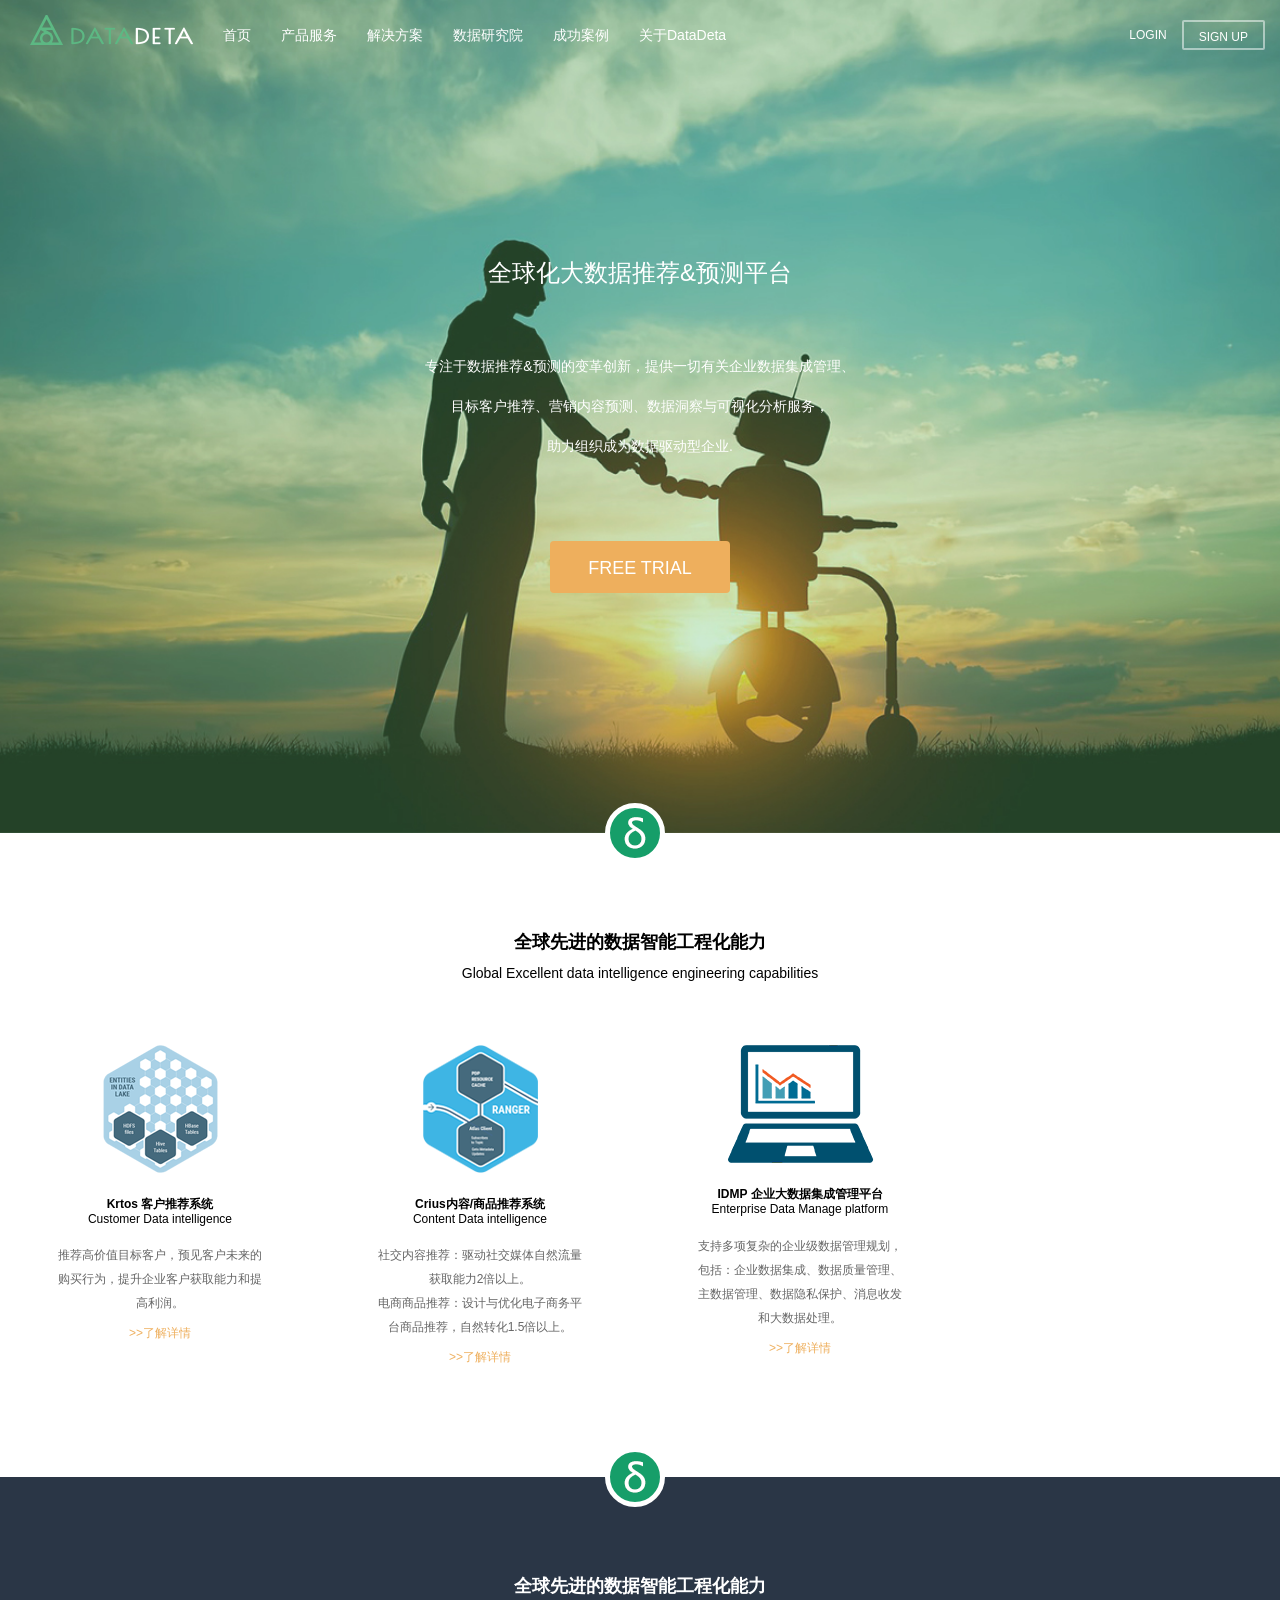
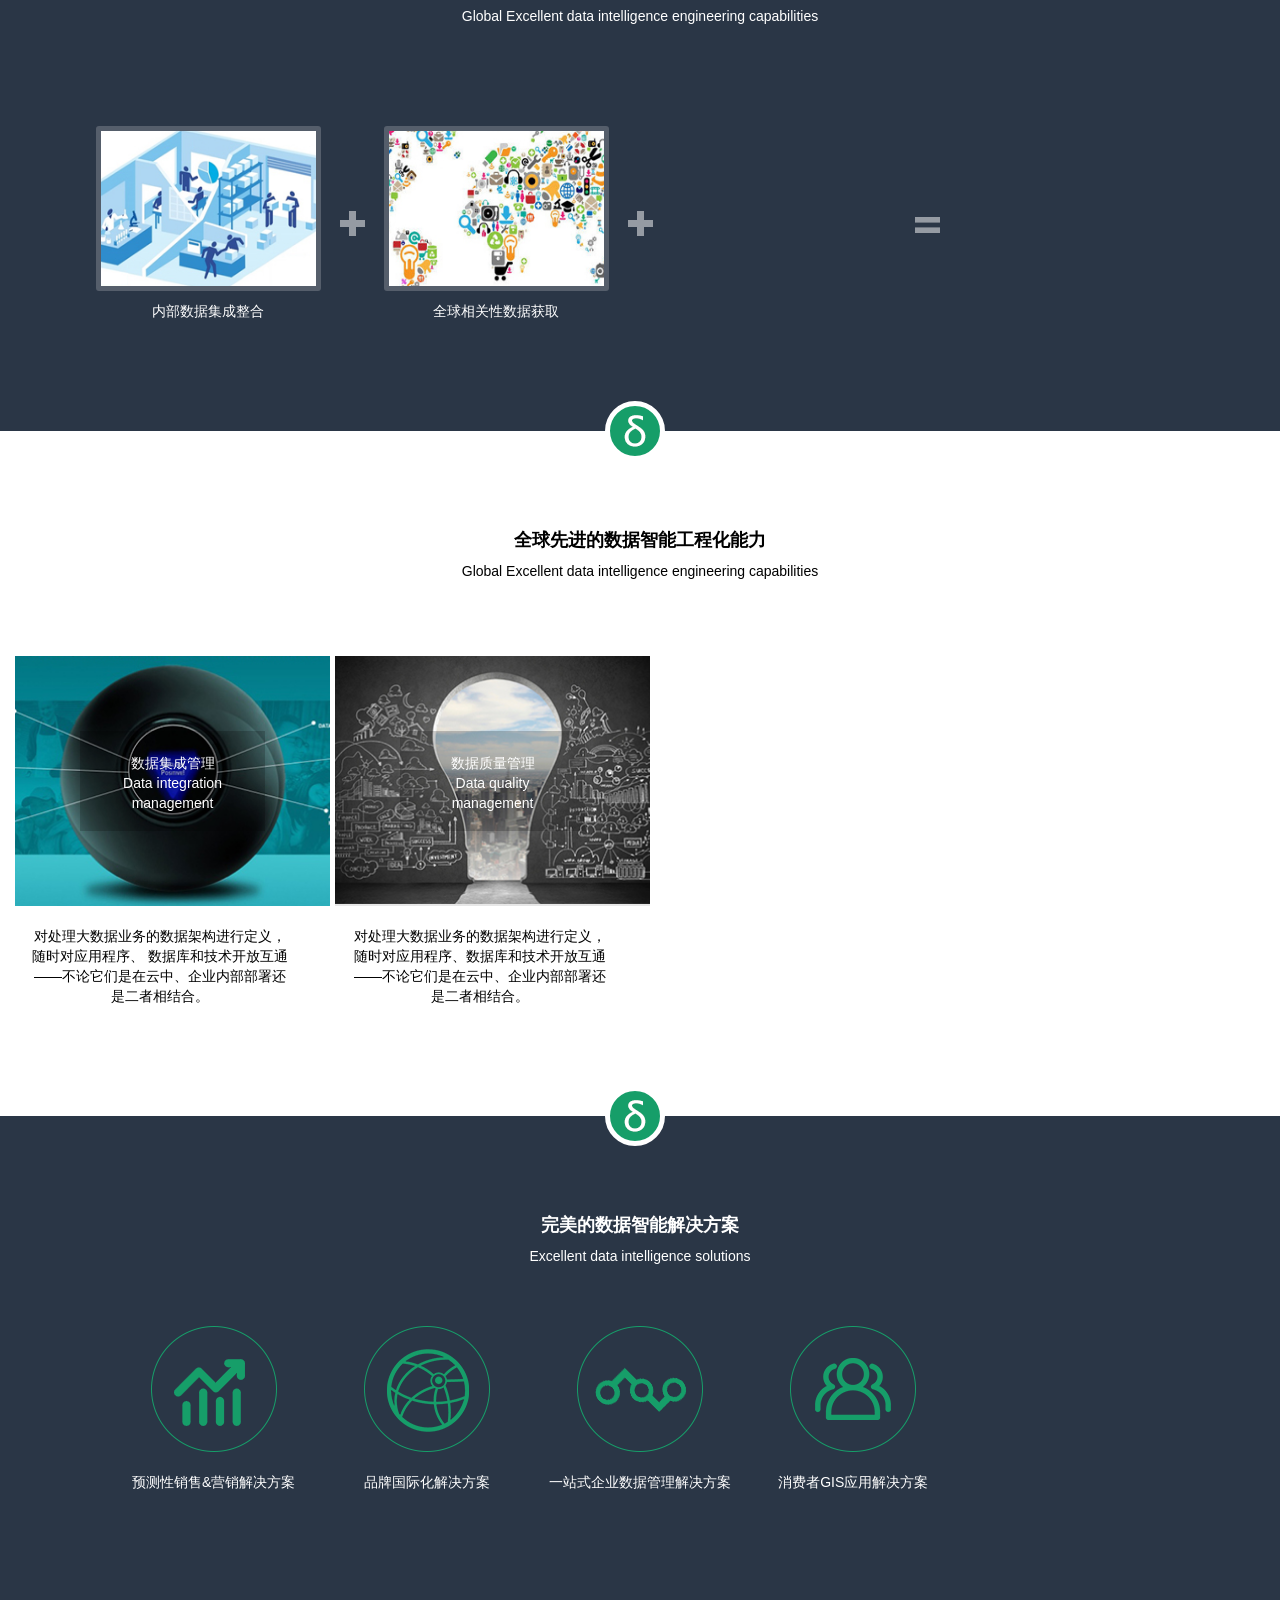
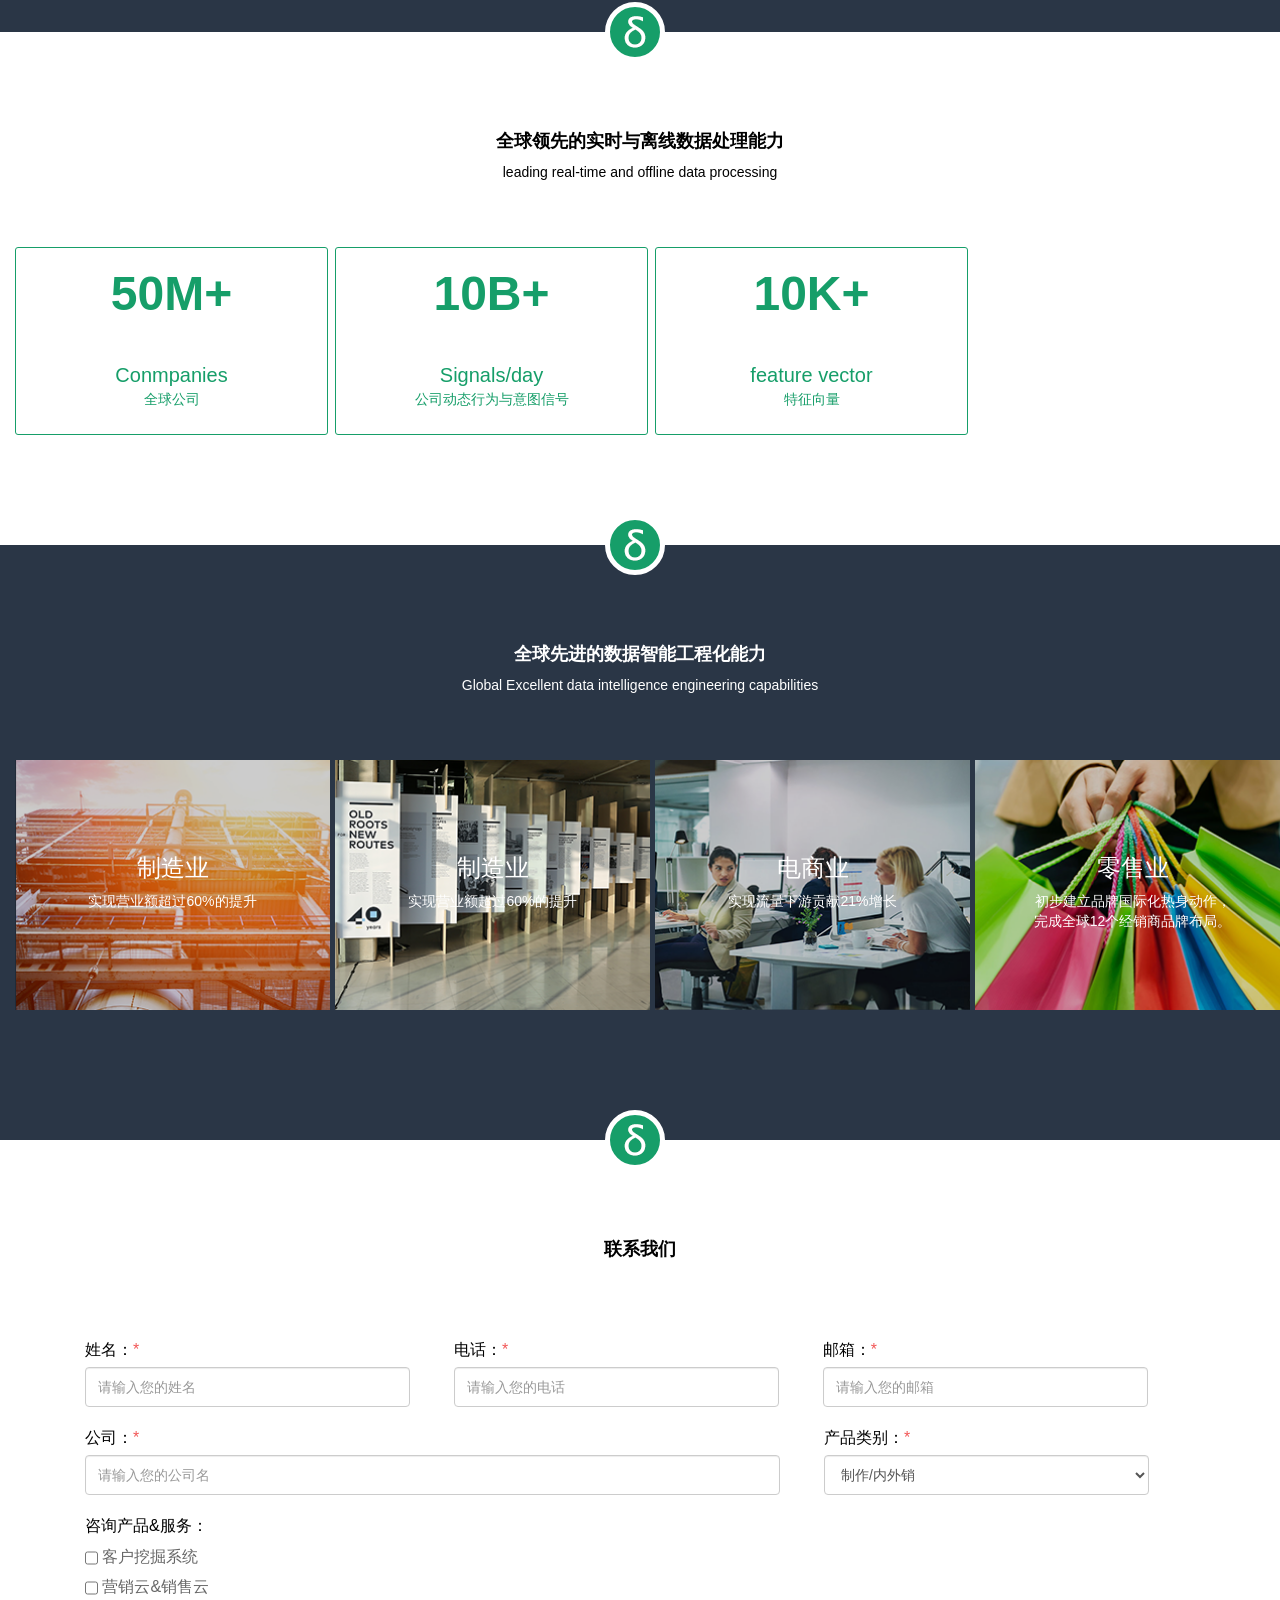
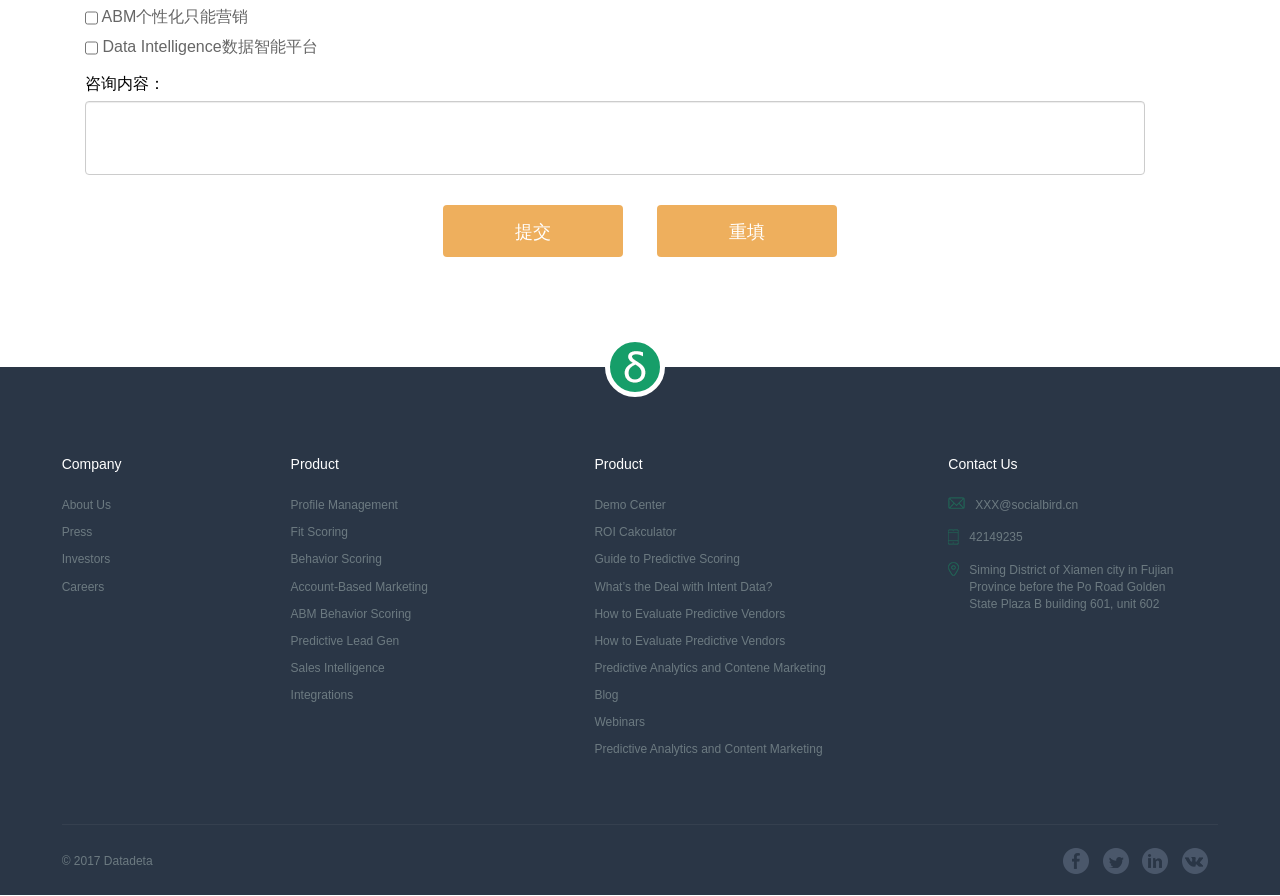
<file: 官网/datadeta/index.html>
<!DOCTYPE html>
<html lang="en">
<head>
    <meta charset="UTF-8">
    <title>datadeta</title>
    <meta name="keywords" content="">
    <meta name="Description" content="">
    <meta http-equiv="X-UA-Compatible" content="IE=edge">
    <meta http-equiv="Content-Type" content="text/html; charset=UTF-8">
    <!--<link rel="icon" href="favicon.ico">-->
    <meta name="viewport" content="width=device-width, initial-scale=1, user-scalable=no" />
    <meta name="MSSmartTagsPreventParsing" content="True">
    <meta http-equiv="MSThemeCompatible" content="Yes">
    <link rel="stylesheet" type="text/css" href="Public/libs/bootstrap/css/bootstrap.min.css"/>
    <link rel="stylesheet" type="text/css" href="Public/css/animate.css"/>
    <link rel="stylesheet" type="text/css" href="Public/css/common.css"/>
    <link rel="stylesheet" type="text/css" href="Public/css/index.css"/>
</head>
<body>
<nav class="navbar navbar-default" role="navigation">
    <div class="container-fluid">
        <div class="navbar-header">
            <button type="button" class="navbar-toggle collapsed" data-toggle="collapse" data-target="#bs-example-navbar-collapse-1">
                <span class="sr-only">Toggle navigation</span>
                <span class="icon-bar"></span>
                <span class="icon-bar"></span>
                <span class="icon-bar"></span>
            </button>
        </div>
        <div class="collapse navbar-collapse" >
            <a class="navbar-brand" href="#"><img src="Public/images/site/logo.png" alt=""></a>
            <ul class="nav navbar-nav">
                <li class="active"><a href="#">首页</a></li>
                <li class="nav-pro-top">
                    <a href="#">产品服务</a>
                        <ul class="nav-pro">
                            <li>
                                <ul class="pro-customer">
                                    <a href=""><li class="first-l">
                                        <h4>Kratos客户推荐引擎</h4>
                                        <p>Customer Data intelligence</p>
                                    </li></a>
                                    <a href="product.html #data"><li>
                                        <h4>数据完善信号增强</h4>
                                        <p>Data Enhance</p>
                                    </li></a>
                                        <a href=""><li>
                                        <h4>匹配模型算法</h4>
                                        <p>Fit modeling</p>
                                    </li></a>
                                            <a href=""><li>
                                        <h4>行为模型算法</h4>
                                        <p>behavior modeling</p>
                                    </li></a>
                                    <a href=""><li>
                                        <h4>客户预测与推荐</h4>
                                        <p>Predictive lead gen</p>
                                    </li></a>
                                </ul>
                            </li>
                            <li>
                                <ul class="pro-customer">
                                    <a href=""><li class="first-l">
                                        <h4>Crius内容推荐引擎</h4>
                                        <p>Content Data intelligence</p>
                                    </li></a>
                                    <a href=""><li>
                                        <h4>数据监测与联接</h4>
                                        <p>Data Connect</p>
                                    </li></a>
                                    <a href=""><li>
                                        <h4>访问模式建模</h4>
                                        <p>Access pattern modeling</p>
                                    </li></a>
                                    <a href=""><li>
                                        <h4>消费贡献建模</h4>
                                        <p>Consume contribution modeling</p>
                                    </li></a>
                                    <a href=""><li>
                                        <h4>关联预测与推荐</h4>
                                        <p>prediction and recommendation</p>
                                    </li></a>
                                </ul>
                            </li>
                            <li>
                                <ul class="pro-customer">
                                    <a href=""><li class="first-l">
                                        <h4>IDMP 企业大数据集成管理平台</h4>
                                        <p>BigData integrate  & Manage</p>
                                    </li></a>
                                    <a href=""><li>
                                        <h4>大数据外部监测 </h4>
                                        <p>External big data acquisition</p>
                                    </li></a>
                                    <a href=""><li>
                                        <h4>数据集成与整合管理 </h4>
                                        <p>Data integration management</p>
                                    </li></a>
                                    <a href=""><li>
                                        <h4>数据分析与可视化</h4>
                                        <p> Data analysis and visualization</p>
                                    </li></a>
                                    <a href=""><li>
                                        <h4>决策因子预测引擎 </h4>
                                        <p>Decision factor prediction engine</p>
                                    </li></a>
                                </ul>
                            </li>
                            <li>
                                <ul class="pro-customer">
                                    <a href=""><li class="first-l">
                                        <h4>DIAP 大数据洞察与可视化分析引擎 </h4>
                                        <p>BigData insight & Visualization</p>
                                    </li></a>
                                    <a href=""><li>
                                        <h4>自然语言处理  </h4>
                                        <p>(NLP)</p>
                                    </li></a>
                                    <a href=""><li>
                                        <h4>数据探索</h4>
                                        <p>Data exploration</p>
                                    </li></a>
                                    <a href=""><li>
                                        <h4>变量归约&时间序列降维 </h4>
                                        <p> Variable reduction & time series dimension</p>
                                    </li></a>
                                    <a href=""><li>
                                        <h4>神经网络&随机森林  </h4>
                                        <p>Neural Networks & random forests</p>
                                    </li></a>
                                    <a href=""><li>
                                        <h4>高性能决策</h4>
                                        <p>decision making and prediction</p>
                                    </li></a>
                                </ul>
                            </li>
                        </ul>
                </li>
                <li><a href="#">解决方案</a></li>
                <li><a href="#">数据研究院</a></li>
                <li><a href="#">成功案例</a></li>
                <li><a href="#">关于DataDeta</a></li>
            </ul>
            <ul class="nav navbar-nav navbar-right">
                <li><a href="#">LOGIN</a></li>
                <li><a href="#" class="sign-up">SIGN UP</a></li>
            </ul>
        </div>
    </div>
</nav>
<div class="top-banner">
    <h3 >全球化大数据推荐&预测平台</h3>
    <p>专注于数据推荐&预测的变革创新，提供一切有关企业数据集成管理、</p>
    <p> 目标客户推荐、营销内容预测、数据洞察与可视化分析服务，</p>
    <p> 助力组织成为数据驱动型企业.</p>
    <div class="btn btn-active">FREE TRIAL</div>
</div>
<div class="container-fluid content bg-white add-delte page-2" id="page-2">
    <h3 class="title">全球先进的数据智能工程化能力</h3>
    <p class="subtitle">Global Excellent data intelligence engineering capabilities</p>
    <div class="row">
        <div class="col-md-3 part">
            <div class="part-box">
                <img src="Public/images/site/img1.png" alt="">
                <h4>Krtos 客户推荐系统</h4>
                <p>Customer Data intelligence</p>
                <div class="text">推荐高价值目标客户，预见客户未来的购买行为，提升企业客户获取能力和提高利润。</div>
                <div class="learn-more">&gt;&gt;了解详情</div>
            </div>
        </div>
        <div class="col-md-3 part">
            <div class="part-box">
                <img src="Public/images/site/img2.png" alt="">
                <h4>Crius内容/商品推荐系统</h4>
                <p>Content Data intelligence</p>
                <div class="text">
                    <p>社交内容推荐：驱动社交媒体自然流量获取能力2倍以上。</p>
                    <p>电商商品推荐：设计与优化电子商务平台商品推荐，自然转化1.5倍以上。</p>
                </div>
            <div class="learn-more">&gt;&gt;了解详情</div>
            </div>
        </div>
        <div class="col-md-3 part">
            <div class="part-box">
                <img src="Public/images/site/img3.png" alt="">
                <h4>IDMP 企业大数据集成管理平台</h4>
                <p>Enterprise Data Manage platform</p>
                <div class="text">支持多项复杂的企业级数据管理规划，包括：企业数据集成、数据质量管理、主数据管理、数据隐私保护、消息收发和大数据处理。</div>
                <div class="learn-more">&gt;&gt;了解详情</div>
            </div>
        </div>
        <div class="col-md-3 part">
            <div class="part-box">
            <img src="Public/images/site/img4.png" alt="">
            <h4>DIAP大数据洞察与可视化分析引擎</h4>
            <p>Enterprise bigdata insight&Analysis</p>
            <div class="text">支持多项复杂的企业级数据管理规划，包括：企业数据集成、数据质量管理、主数据管理、数据隐私保护、消息收发和大数据处理。</div>
            <div class="learn-more">&gt;&gt;了解详情</div>
            </div>
        </div>
        
    </div>
</div>
<div class="container-fluid content bg-dark page-3" id="page-3">
    <h3 class="title">全球先进的数据智能工程化能力</h3>
    <p class="subtitle">Global Excellent data intelligence engineering capabilities</p>
    <div class="part">
        <div class="part-box">
            <img src="Public/images/site/plus1.jpg" alt="">
            <div class="fig">内部数据集成整合</div>
        </div>
        <div class="plus"><img src="Public/images/site/plus.png" alt=""></div>
        <div class="part-box">
            <img src="Public/images/site/plus2.jpg" alt="">
            <div class="fig">全球相关性数据获取</div>
        </div>
        <div class="plus"><img src="Public/images/site/plus.png" alt=""></div>
        <div class="part-box">
            <img src="Public/images/site/plus3.jpg" alt="">
            <div class="fig">机器学习与人工智能引擎</div>
        </div>
        <div class="equal"><img src="Public/images/site/equal.png" alt=""></div>
        <div class="part-box">
            <img src="Public/images/site/plus4.jpg" alt="">
            <div class="fig">大数据推荐与预测</div>
        </div>
    </div>
</div>
<div class="container-fluid content bg-white add-delte page-4" id="page-4">
    <h3 class="title">全球先进的数据智能工程化能力</h3>
    <p class="subtitle">Global Excellent data intelligence engineering capabilities</p>
    <div class="part row">
        <div class="part-box col-md-3">
            <div class="fig-top">
                <div class="fig-bg">
                    <p>数据集成管理</p>
                    <p>Data integration</p>
                    <p> management</p>
                </div>
            </div>
            <div class="fig">
                对处理大数据业务的数据架构进行定义，随时对应用程序、
                数据库和技术开放互通——不论它们是在云中、企业内部部署还是二者相结合。
            </div>
        </div>
        <div class="col-md-3 part-box">
            <div class="">
                <div class="fig-top">
                    <div class="fig-bg">
                        <p> 数据质量管理</p>
                        <p>Data quality</p>
                        <p> management</p>
                    </div>
                </div>
                <div class="fig">
                    对处理大数据业务的数据架构进行定义，随时对应用程序、数据库和技术开放互通
                    ——不论它们是在云中、企业内部部署还是二者相结合。
                </div>
            </div>
        </div>
        <div class="col-md-3 part-box">
            <div class="">
                <div class="fig-top">
                    <div class="fig-bg">
                        <p>数据完善与增强</p>
                        <p>Data improvement</p>
                        <p> and enhancement</p>
                    </div>
                </div>
                <div class="fig">
                    通过对全球产业关联的一切数据实时爬取，选取与企业匹配的相关性数据，增强企业数据库，
                    并给予实时更新，保持数据有效性。
                </div>
            </div>
        </div>
        <div class="col-md-3 part-box">
            <div class="">
                <div class="fig-top">
                    <div class="fig-bg">
                        <p>数据分析与挖掘</p>
                        <p>Data analysis</p>
                        <p> and mining</p>
                    </div>
                </div>
                <div class="fig">
                    超过十年的业务建模分析经验，通过分类、聚类、回归等相关分析方法，
                    实时挖掘企业运营、决策等相关关键商业价值。
                </div>
            </div>
        </div>
    </div>
</div>
<div class="container-fluid content bg-dark page-5" id="page-5">
    <h3 class="title">完美的数据智能解决方案</h3>
    <p class="subtitle">Excellent data intelligence solutions</p>
    <div class="part row">
        <div class="col-md-2 col-md-offset-1 part-box">
            <img src="Public/images/site/part3-1.png" alt="">
            <p>预测性销售&营销解决方案</p>
        </div>
        <div class="col-md-2 part-box">
            <img src="Public/images/site/part3-2.png" alt="">
            <p>品牌国际化解决方案</p>
        </div>
        <div class="col-md-2 part-box">
            <img src="Public/images/site/part3-3.png" alt="">
            <p>一站式企业数据管理解决方案</p>
        </div>
        <div class="col-md-2 part-box">
            <img src="Public/images/site/part3-4.png" alt="">
            <p>消费者GIS应用解决方案</p>
        </div>
        <div class="col-md-2 part-box">
            <img src="Public/images/site/part3-5.png" alt="">
            <p>海外社交媒体数据挖掘解决方案</p>
        </div>
    </div>
</div>
<div class="container-fluid content bg-white add-delte page-6" id="page-6">
    <h3 class="title">全球领先的实时与离线数据处理能力</h3>
    <p class="subtitle">leading real-time and offline data processing </p>
    <div class="part row">
        <div class="col-md-3">
            <div class="part-box">
                <h2>50M+</h2>
                <p>Conmpanies</p>
                <p>全球公司</p>
            </div>
        </div>
        <div class="col-md-3">
            <div class="part-box">
                <h2>10B+</h2>
                <p>Signals/day</p>
                <p>公司动态行为与意图信号</p>
            </div>
        </div>
        <div class="col-md-3">
            <div class="part-box">
                <h2>10K+</h2>
                <p>feature vector</p>
                <p>特征向量</p>
            </div>
        </div>
        <div class="col-md-3">
            <div class="part-box">
                <h2>8K+</h2>
                <p>Prediction/day</p>
                <p>数据预测与推荐</p>
            </div>
        </div>
    </div>
</div>
<div class="container-fluid content bg-dark page-7" id="page-7">
    <h3 class="title">全球先进的数据智能工程化能力</h3>
    <p class="subtitle">Global Excellent data intelligence engineering capabilities</p>
    <div class="part row">
        <div class="part-box col-md-3">
            <div class="fig-top">
                <div class="fig">
                    <h3>制造业</h3>
                    <p>实现营业额超过60%的提升</p>
                </div>
                <div class="comment">
                    <img src="Public/images/site/avatar.png" alt="">
                    <p>对处理大数据业务的数据架构进行定义，随时对应用程序、
                        数据库和技术开放互通——不论它们是在云中、企业内部部署还是二者相结合。
                    </p>
                </div>
            </div>
        </div>
        <div class="col-md-3 part-box">
                <div class="fig-top">
                    <div class="fig">
                        <h3>制造业</h3>
                        <p>实现营业额超过60%的提升</p>
                    </div>
                    <div class="comment">
                        <img src="Public/images/site/avatar.png" alt="">
                        <p>对处理大数据业务的数据架构进行定义，随时对应用程序、
                            数据库和技术开放互通——不论它们是在云中、企业内部部署还是二者相结合。
                        </p>
                    </div>
                </div>
        </div>
        <div class="col-md-3 part-box">
                <div class="fig-top">
                    <div class="fig">
                        <h3>电商业</h3>
                        <p>实现流量下游贡献21%增长</p>
                    </div>
                    <div class="comment">
                        <img src="Public/images/site/avatar.png" alt="">
                        <p>对处理大数据业务的数据架构进行定义，随时对应用程序、
                            数据库和技术开放互通——不论它们是在云中、企业内部部署还是二者相结合。
                        </p>
                    </div>
                </div>
        </div>
        <div class="col-md-3 part-box">
                <div class="fig-top">
                    <div class="fig">
                        <h3>零售业</h3>
                        <p>初步建立品牌国际化热身动作，</p>
                        <p> 完成全球12个经销商品牌布局。</p>
                    </div>
                    <div class="comment">
                        <img src="Public/images/site/avatar.png" alt="">
                        <p>对处理大数据业务的数据架构进行定义，随时对应用程序、
                            数据库和技术开放互通——不论它们是在云中、企业内部部署还是二者相结合。
                        </p>
                    </div>
                </div>
            </div>
        </div>
</div>
<div class="container-fluid content bg-white add-delte page-8">
    <h3 class="title">联系我们</h3>
    <div class="form-box">
        <form class="form-inline" role="form">
            <div class="form-group group-1">
                <label >姓名：<span>*</span></label>
                <input type="text" class="name form-control" placeholder="请输入您的姓名">
            </div>
            <div class="form-group group-1">
                <label>电话：<span>*</span></label>
                <input type="tel" class="form-control"  placeholder="请输入您的电话">
            </div>
            <div class="form-group group-1">
                <label>邮箱：<span>*</span></label>
                <input type="email" class="form-control"  placeholder="请输入您的邮箱">
            </div>
            <div class="form-group group-2 ">
                <label >公司：<span>*</span></label>
                <input type="text" class="form-control company"  placeholder="请输入您的公司名">
            </div>
            <div class="form-group group-2">
                <label>产品类别：<span>*</span></label>
                <select class="form-control select" name="" id="">
                    <option value="">制作/内外销</option>
                    <option value="">科技</option>
                </select>
            </div>
            <label>咨询产品&服务：</label>
            <div class="checkbox">
                <label><input type="checkbox"> 客户挖掘系统</label>
            </div>
            <div class="checkbox">
                <label><input type="checkbox"> 营销云&销售云</label>
            </div>
            <div class="checkbox">
                <label><input type="checkbox"> ABM个性化只能营销</label>
            </div>
            <div class="checkbox">
                <label><input type="checkbox"> Data Intelligence数据智能平台</label>
            </div>
            <div class="form-group group-3">
                <label>咨询内容：</label>
                <textarea class="form-control" name="" rows="3"></textarea>
            </div>
            <div class="form-group group-4">
                <button type="button" class="btn btn-active" style="margin-right: 30px;">提交</button>
                <button type="reset" class="btn btn-active">重填</button>
            </div>
        </form>
    </div>
</div>
<div class="container-fluid content bg-dark page-9">
    <div class="footer-text">
        <div class="group group1">
            <h5>Company</h5>
            <p>About Us</p>
            <p>Press</p>
            <p>Investors</p>
            <p>Careers</p>
        </div>
        <div class="group group2">
            <h5>Product</h5>
            <p>Profile Management</p>
            <p>Fit Scoring</p>
            <p>Behavior Scoring</p>
            <p>Account-Based Marketing</p>
            <p>ABM Behavior Scoring</p>
            <p>Predictive Lead Gen</p>
            <p>Sales Intelligence</p>
            <p>Integrations</p>
        </div>
        <div class="group group3">
            <h5>Product</h5>
            <p>Demo Center</p>
            <p>ROI Cakculator</p>
            <p>Guide to Predictive Scoring</p>
            <p>What’s the Deal with Intent Data?</p>
            <p>How to Evaluate Predictive Vendors</p>
            <p>How to Evaluate Predictive Vendors</p>
            <p>Predictive Analytics and Contene Marketing</p>
            <P>Blog</P>
            <P>Webinars</P>
            <P>Predictive Analytics and Content Marketing</P>
        </div>
        <div class="group group4 clear">
            <h5>Contact Us</h5>
            <p><img src="Public/images/site/mail.png" alt=""><span>XXX@socialbird.cn</span></p>
            <p><img src="Public/images/site/phone.png" alt=""><span>42149235</span></p>
            <p><img src="Public/images/site/addr.png" alt="">
                <span>Siming District of Xiamen city in Fujian
                Province before the Po Road Golden State
                Plaza B building 601, unit 602</span></p>
        </div>
        <div class="footer-link">
            <span class="copy-right">© 2017 Datadeta</span>
            <div class="pull-right ">
                <img src="Public/images/site/icon4-1.png" alt="">
                <img src="Public/images/site/icon4-2.png" alt="">
                <img src="Public/images/site/icon4-3.png" alt="">
                <img src="Public/images/site/icon4-4.png" alt="">
            </div>
        </div>
    </div>

</div>

<script src="Public/libs/jquery/jquery1.11.1.min.js"></script>
<script src="Public/libs/bootstrap/js/bootstrap.min.js"></script>
<script src="Public/js/index.js"></script>
</body>

</html>
</file>
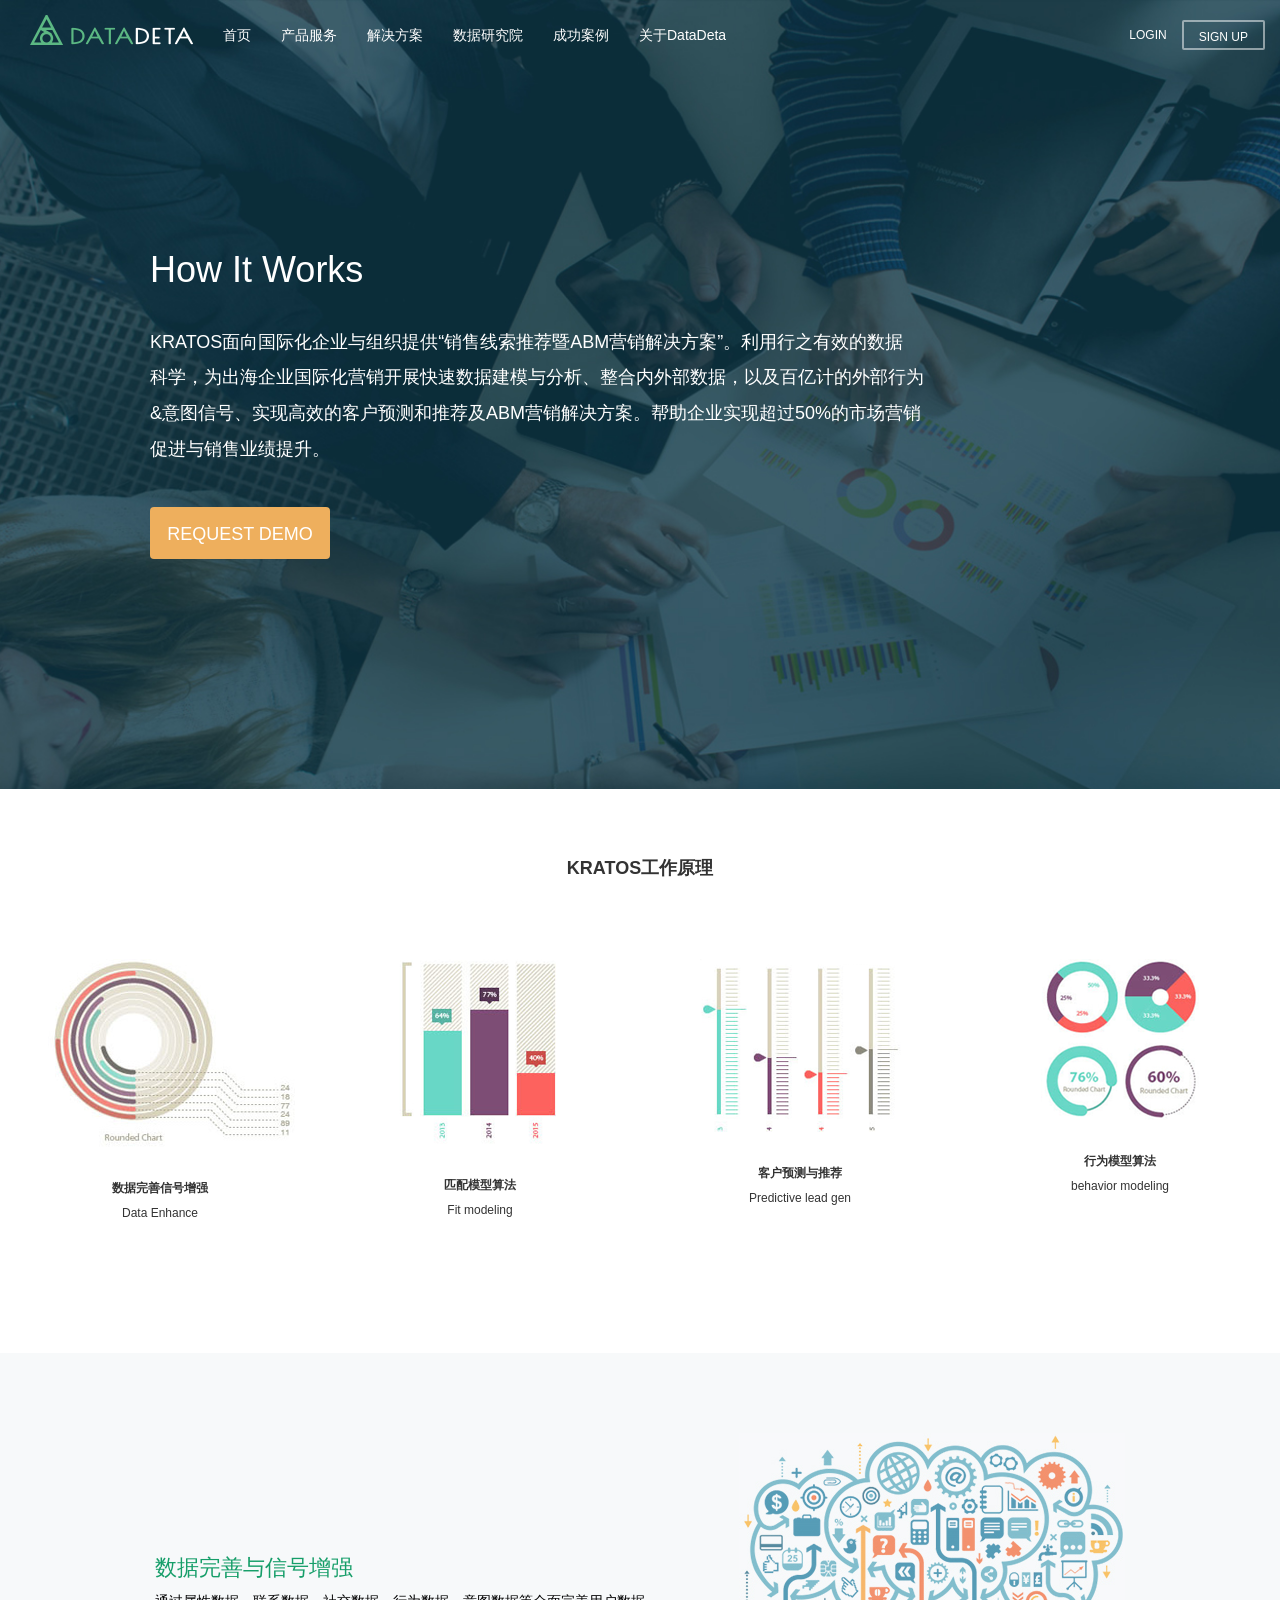
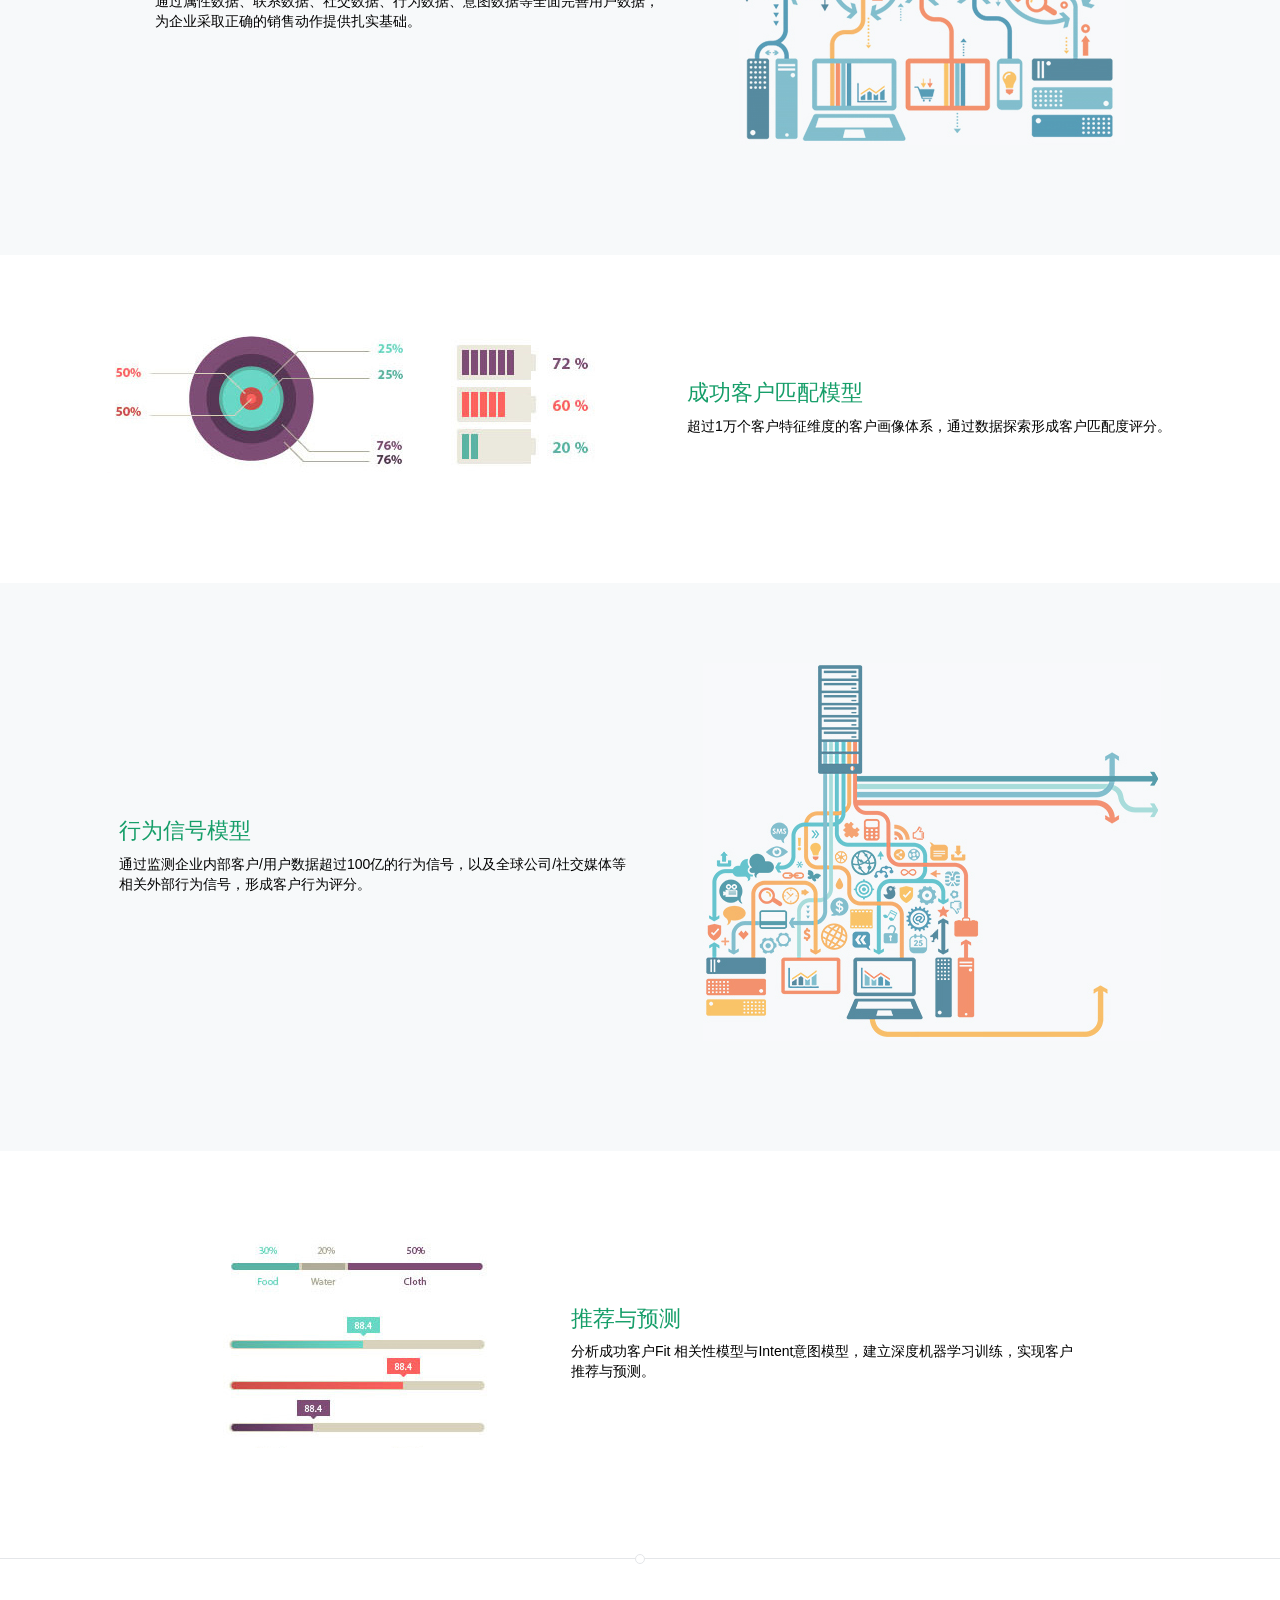
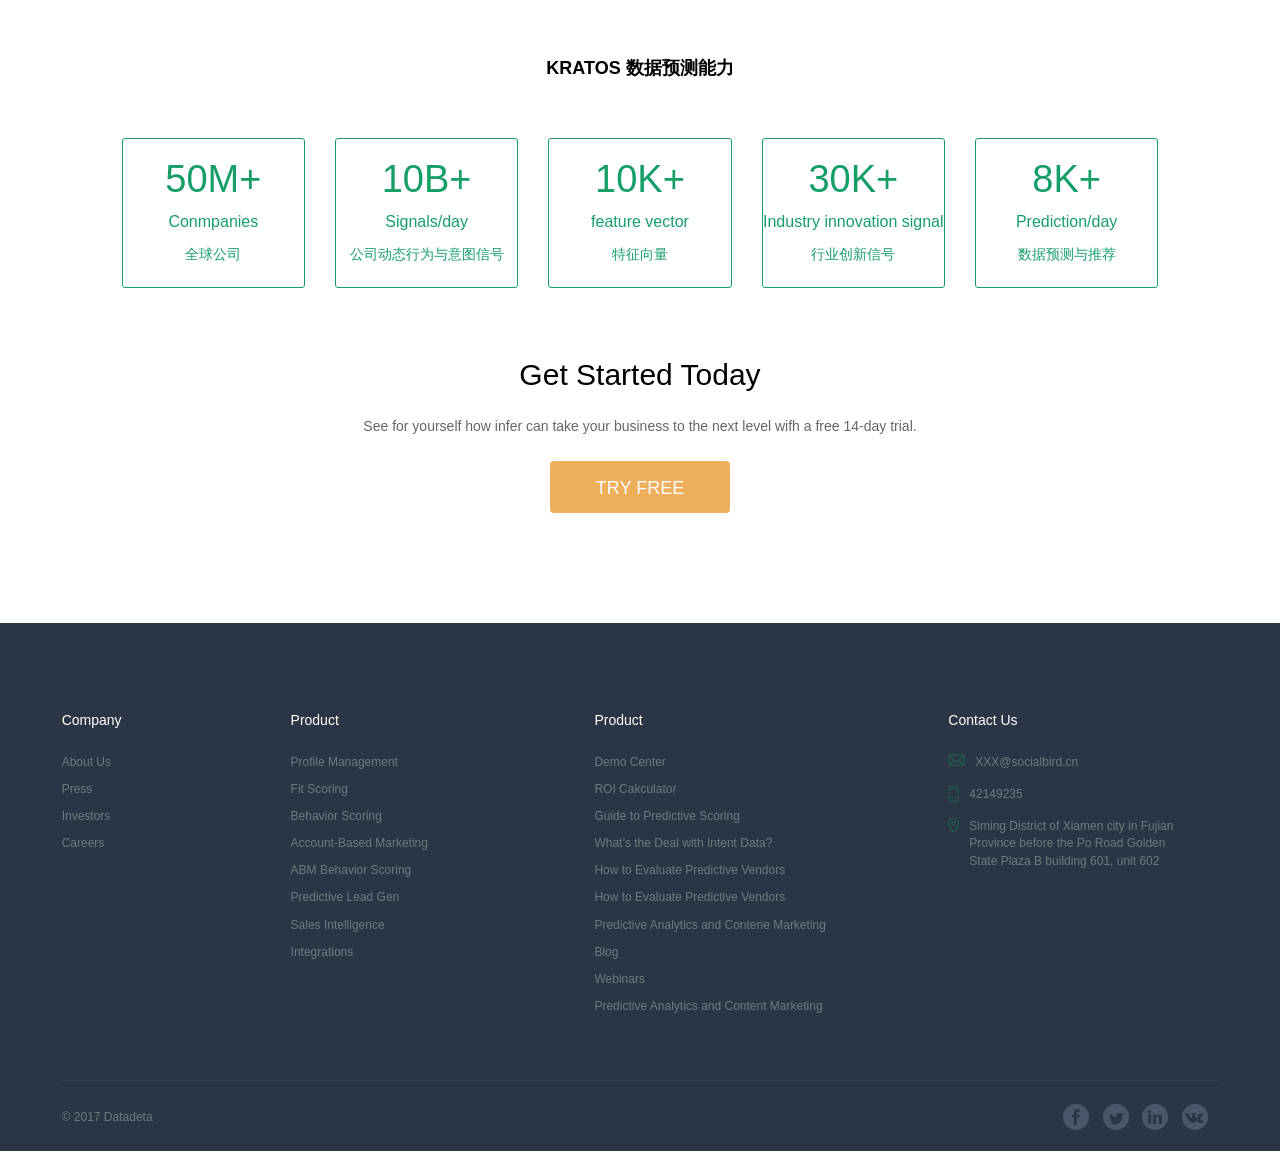
<file: 官网/datadeta/product.html>
<!DOCTYPE html>
<html lang="en">
<head>
    <meta charset="UTF-8">
    <title>datadeta</title>
    <meta name="keywords" content="">
    <meta name="Description" content="">
    <meta http-equiv="X-UA-Compatible" content="IE=edge">
    <meta http-equiv="Content-Type" content="text/html; charset=UTF-8">
    <!--<link rel="icon" href="favicon.ico">-->
    <meta name="viewport" content="width=device-width, initial-scale=1, user-scalable=no" />
    <meta name="MSSmartTagsPreventParsing" content="True">
    <meta http-equiv="MSThemeCompatible" content="Yes">
    <link rel="stylesheet" type="text/css" href="Public/libs/bootstrap/css/bootstrap.min.css"/>
    <link rel="stylesheet" type="text/css" href="Public/css/animate.css"/>
    <link rel="stylesheet" type="text/css" href="Public/css/common.css"/>
    <link rel="stylesheet" type="text/css" href="Public/css/product.css"/>
</head>
<body>
<nav class="navbar navbar-default" role="navigation">
    <div class="container-fluid">
        <div class="navbar-header">
            <button type="button" class="navbar-toggle collapsed" data-toggle="collapse" data-target="#bs-example-navbar-collapse-1">
                <span class="sr-only">Toggle navigation</span>
                <span class="icon-bar"></span>
                <span class="icon-bar"></span>
                <span class="icon-bar"></span>
            </button>
        </div>
        <div class="collapse navbar-collapse" >
            <a class="navbar-brand" href="#"><img src="Public/images/site/logo.png" alt=""></a>
            <ul class="nav navbar-nav">
                <li class="active"><a href="#">首页</a></li>
                <li><a href="#">产品服务</a></li>
                <li><a href="#">解决方案</a></li>
                <li><a href="#">数据研究院</a></li>
                <li><a href="#">成功案例</a></li>
                <li><a href="#">关于DataDeta</a></li>
            </ul>
            <ul class="nav navbar-nav navbar-right">
                <li><a href="#">LOGIN</a></li>
                <li><a href="#" class="sign-up">SIGN UP</a></li>
            </ul>
        </div>
    </div>
</nav>
<div class="top-banner">
    <div class="banner-left">
        <h3>How It Works</h3>
        <p>KRATOS面向国际化企业与组织提供“销售线索推荐暨ABM营销解决方案”。利用行之有效的数据</p>
        <p> 科学，为出海企业国际化营销开展快速数据建模与分析、整合内外部数据，以及百亿计的外部行为</p>
        <p>&意图信号、实现高效的客户预测和推荐及ABM营销解决方案。帮助企业实现超过50%的市场营销</p>
        <p>促进与销售业绩提升。</p>
        <div class="btn btn-active">REQUEST  DEMO</div>
    </div>
</div>
<div class="container-fluid content pro-1">
    <h3 class="title">KRATOS工作原理</h3>
    <div class="row">
        <div class="col-md-3">
            <div class="part-box" id="data">
                <img src="Public/images/site2/page1-1.png" alt="">
                <h4>数据完善信号增强</h4>
                <p>Data Enhance</p>
            </div>
        </div>
        <div class="col-md-3">
            <div class="part-box">
                <img src="Public/images/site2/page1-2.png" alt="">
                <h4>匹配模型算法</h4>
                <p>Fit modeling</p>
            </div>
        </div>
        <div class="col-md-3">
            <div class="part-box">
                <img src="Public/images/site2/page1-3.png" alt="">
                <h4>客户预测与推荐 </h4>
                <p>Predictive lead gen</p>
            </div>
        </div>
        <div class="col-md-3">
            <div class="part-box">
                <img src="Public/images/site2/page1-4.png" alt="">
                <h4>行为模型算法</h4>
                <p>behavior modeling</p>
            </div>
        </div>

    </div>
</div>
<div class="container-fluid content bg-white pro-2">
    <div class="pro-text">
        <h3>数据完善与信号增强</h3>
        <p>通过属性数据、联系数据、社交数据、行为数据、意图数据等全面完善用户数据，为企业采取正确的销售动作提供扎实基础。</p>
    </div>
    <div class="pro-img"><img src="Public/images/site2/page2-1.jpg" alt=""></div>
</div>
<div class="container-fluid content bg-white pro-3">
    <div class="pro-img"><img src="Public/images/site2/page3-1.jpg" alt=""></div>
    <div class="pro-text">
        <h3>成功客户匹配模型</h3>
        <p>超过1万个客户特征维度的客户画像体系，通过数据探索形成客户匹配度评分。</p>
    </div>
</div>
<div class="container-fluid content bg-white pro-4">
    <div class="pro-text">
        <h3>行为信号模型</h3>
        <p>通过监测企业内部客户/用户数据超过100亿的行为信号，以及全球公司/社交媒体等相关外部行为信号，形成客户行为评分。</p>
    </div>
    <div class="pro-img"><img src="Public/images/site2/page4-1.jpg" alt=""></div>
</div>
<div class="container-fluid content bg-white pro-5">
    <div class="pro-img"><img src="Public/images/site2/page5-1.jpg" alt=""></div>
    <div class="pro-text">
        <h3>推荐与预测</h3>
        <p>分析成功客户Fit 相关性模型与Intent意图模型，建立深度机器学习训练，实现客户推荐与预测。</p>
    </div>
</div>
<div class="container-fluid content bg-white top-round-line pro-6">
    <h3 class="title">KRATOS 数据预测能力</h3>
    <div class="row">
        <div class="col-md-2 col-md-offset-1">
            <div class="part-box">
                <h4>50M+</h4>
                <p>Conmpanies</p>
                <p>全球公司</p>
            </div>
        </div>
        <div class="col-md-2">
            <div class="part-box">
                <h4>10B+</h4>
                <p>Signals/day</p>
                <p>公司动态行为与意图信号</p>
            </div>
        </div>
        <div class="col-md-2">
            <div class="part-box">
                <h4>10K+</h4>
                <p>feature vector</p>
                <p>特征向量</p>
            </div>
        </div>
        <div class="col-md-2">
            <div class="part-box">
                <h4>30K+</h4>
                <p>Industry innovation signal</p>
                <p>行业创新信号</p>
            </div>
        </div>
        <div class="col-md-2">
            <div class="part-box">
                <h4>8K+</h4>
                <p>Prediction/day</p>
                <p>数据预测与推荐</p>
            </div>
        </div>
    </div>
    <div class="page-go">
        <h3>Get Started Today</h3>
        <p>See for yourself how infer can take your business to the next level wifh a free 14-day trial.</p>
        <div class="btn btn-active">TRY FREE</div>
    </div>
</div>

<div class="container-fluid content bg-dark page-9">
    <div class="footer-text">
        <div class="group group1">
            <h5>Company</h5>
            <p>About Us</p>
            <p>Press</p>
            <p>Investors</p>
            <p>Careers</p>
        </div>
        <div class="group group2">
            <h5>Product</h5>
            <p>Profile Management</p>
            <p>Fit Scoring</p>
            <p>Behavior Scoring</p>
            <p>Account-Based Marketing</p>
            <p>ABM Behavior Scoring</p>
            <p>Predictive Lead Gen</p>
            <p>Sales Intelligence</p>
            <p>Integrations</p>
        </div>
        <div class="group group3">
            <h5>Product</h5>
            <p>Demo Center</p>
            <p>ROI Cakculator</p>
            <p>Guide to Predictive Scoring</p>
            <p>What’s the Deal with Intent Data?</p>
            <p>How to Evaluate Predictive Vendors</p>
            <p>How to Evaluate Predictive Vendors</p>
            <p>Predictive Analytics and Contene Marketing</p>
            <P>Blog</P>
            <P>Webinars</P>
            <P>Predictive Analytics and Content Marketing</P>
        </div>
        <div class="group group4 clear">
            <h5>Contact Us</h5>
            <p><img src="Public/images/site/mail.png" alt=""><span>XXX@socialbird.cn</span></p>
            <p><img src="Public/images/site/phone.png" alt=""><span>42149235</span></p>
            <p><img src="Public/images/site/addr.png" alt="">
                <span>Siming District of Xiamen city in Fujian
                Province before the Po Road Golden State
                Plaza B building 601, unit 602</span></p>
        </div>
        <div class="footer-link">
            <span class="copy-right">© 2017 Datadeta</span>
            <div class="pull-right ">
                <img src="Public/images/site/icon4-1.png" alt="">
                <img src="Public/images/site/icon4-2.png" alt="">
                <img src="Public/images/site/icon4-3.png" alt="">
                <img src="Public/images/site/icon4-4.png" alt="">
            </div>
        </div>
    </div>

</div>

<script src="Public/libs/jquery/jquery1.11.1.min.js"></script>
<script src="Public/libs/bootstrap/js/bootstrap.min.js"></script>
<!--<script src="Public/js/index.js"></script>-->
</body>

</html>
</file>
<file: 官网/datadeta/Public/css/common.css>
body {
  font-family: "Microsoft Yahei", tahoma, arial, sans-serif !important;
}
.clear:after {
  content: " ";
  clear: both;
  display: block;
  height: 0;
  visibility: hidden;
}
.bg-white {
  background-color: #ffffff;
  color: #000000;
}
.bg-dark {
  background-color: #2a3646;
  color: #ffffff;
}
a:hover,
a:visited,
a:link {
  text-decoration: none;
}
.row {
  margin: 0;
}
ul ul {
  padding-left: 0;
}
ul li {
  list-style: none;
}
.content {
  padding: 80px 0 110px;
  position: relative;
  text-align: center;
}
.content > h3 {
  font-size: 18px;
  font-weight: bold;
}
.content > p {
  font-size: 14px;
}
.btn-active {
  height: 52px;
  line-height: 52px;
  padding: 0 12px;
  width: 180px;
  font-size: 18px;
  background: #eeaf5d;
  color: #ffffff;
}
.btn-active:hover {
  color: #ffffff;
}
.navbar {
  height: 50px;
  border: none;
  background: transparent;
  position: absolute;
  top: 0;
  width: 100%!important;
  z-index: 10;
}
.navbar .navbar-nav {
  padding-top: 10px;
}
.navbar .navbar-nav li a {
  color: #ffffff;
}
.navbar .navbar-nav li a:hover,
.navbar .navbar-nav li a:visited,
.navbar .navbar-nav li a:link {
  background-color: transparent;
  color: #ffffff;
}
.navbar .navbar-nav li.active a {
  background-color: transparent;
  color: #ffffff;
}
.navbar .navbar-nav li.nav-pro-top:hover .nav-pro {
  display: block;
}
.navbar .navbar-nav li .nav-pro {
  display: none;
  position: absolute;
  top: 50px;
  left: -45px;
  padding: 20px;
  width: 940px;
  background-color: rgba(256, 256, 256, 0.9);
  border-radius: 3px;
}
.navbar .navbar-nav li .nav-pro:before {
  content: " ";
  width: 0;
  height: 0;
  border: 8px solid transparent;
  border-bottom: 8px solid rgba(256, 256, 256, 0.9);
  position: absolute;
  top: -16px;
  left: 79px;
}
.navbar .navbar-nav li .nav-pro > li {
  display: inline-block;
  vertical-align: top;
  width: 24.5%;
  border-right: 1px solid #e9ecea;
}
.navbar .navbar-nav li .nav-pro > li .pro-customer {
  padding-left: 15px;
  padding-right: 15px;
}
.navbar .navbar-nav li .nav-pro > li .pro-customer li {
  padding-bottom: 15px;
}
.navbar .navbar-nav li .nav-pro > li .pro-customer h4 {
  font-size: 12px;
  color: #333333;
  margin: 0;
}
.navbar .navbar-nav li .nav-pro > li .pro-customer p {
  font-size: 12px;
  color: #333333;
  margin-bottom: 0;
  padding-bottom: 10px;
}
.navbar .navbar-nav li .nav-pro > li .pro-customer .first-l h4 {
  color: #159f67;
}
.navbar .navbar-nav li .nav-pro > li .pro-customer .first-l p {
  color: #159f67;
  border-bottom: 1px dotted #159f67;
}
.navbar .navbar-right a {
  font-size: 12px;
}
.navbar .navbar-right .sign-up {
  border: 2px solid;
  border-color: rgba(256, 256, 256, 0.5);
  margin-top: 10px;
  padding-top: 0;
  padding-bottom: 0;
  line-height: 30px;
  height: 30px;
  border-radius: 2px;
}
.page-9 {
  text-align: center;
  padding-bottom: 0;
}
.page-9 .footer-text {
  display: inline-block;
}
.page-9 .group {
  padding-right: 20px;
  display: inline-block;
  vertical-align: top;
  text-align: left;
}
.page-9 .group h5 {
  font-size: 14px;
  margin-bottom: 25px;
}
.page-9 .group p {
  font-size: 12px;
  color: #cfe0d9;
  opacity: 0.4;
}
.page-9 .group1 {
  width: 225px;
}
.page-9 .group2 {
  width: 300px;
}
.page-9 .group3 {
  width: 350px;
}
.page-9 .group4 {
  width: 270px;
}
.page-9 .group4 img {
  float: left;
  margin-right: 10px;
}
.page-9 .group4 span {
  display: inline-block;
  overflow: hidden;
  width: 220px;
}
.page-9 .footer-link {
  line-height: 70px;
  height: 70px;
  text-align: left;
  margin-top: 55px;
  border-top: 1px solid #35404f;
}
.page-9 .footer-link .copy-right {
  font-size: 12px;
  color: #cfe0d9;
  opacity: 0.4;
}
.page-9 .footer-link img {
  margin-right: 10px;
}
</file>
<file: 官网/datadeta/Public/css/index.css>
.part-box {
  opacity: 0;
}
.add-delte {
  z-index: 1;
}
.add-delte:before {
  content: " ";
  width: 60px;
  height: 60px;
  border-radius: 50%;
  border: 5px solid #ffffff;
  background: url(../images/site/icon-img1.png) 50% 50% no-repeat;
  position: absolute;
  top: -30px;
  left: calc(50% - 35px);
}
.add-delte:after {
  content: " ";
  width: 60px;
  height: 60px;
  border-radius: 50%;
  border: 5px solid #ffffff;
  background: url(../images/site/icon-img1.png) 50% 50% no-repeat;
  position: absolute;
  bottom: -30px;
  left: calc(50% - 35px);
  z-index: 1;
}
.top-banner {
  padding: 240px 0;
  text-align: center;
  background: url(../images/site/top-bg.jpg) 50% 50% no-repeat;
  background-size: cover;
  color: #ffffff;
}
.top-banner h3 {
  font-size: 24px;
  padding-bottom: 55px;
}
.top-banner p {
  font-size: 14px;
  line-height: 30px;
}
.top-banner .btn-active {
  margin-top: 70px;
}
.page-2 .row {
  padding: 52px 0 0;
  font-size: 12px;
}
.page-2 .row .part .part-box {
  width: 210px;
  margin: 0 auto;
}
.page-2 .row .part .part-box p {
  margin-bottom: 0;
}
.page-2 .row .part .part-box h4 {
  font-size: 12px;
  margin-bottom: 0;
  font-weight: bold;
  margin-top: 25px;
}
.page-2 .row .part .part-box .text {
  color: #666666;
  line-height: 2;
  margin-top: 15px;
}
.page-2 .row .part .part-box .learn-more {
  color: #eeaf5d;
  padding-top: 10px;
}
.page-3 .part {
  padding: 90px 70px 0;
}
.page-3 .part > div {
  display: inline-block;
}
.page-3 .part .part-box {
  text-align: center;
  width: 255px;
  vertical-align: middle;
  padding: 0 15px;
}
.page-3 .part .part-box img {
  width: 100%;
  height: 165px;
  border: 5px solid #555e6b;
  border-radius: 3px;
  margin-bottom: 10px;
}
.page-3 .part .part-box .fig {
  font-size: 14px;
}
.page-3 .part .plus {
  vertical-align: middle;
}
.page-3 .part .equal {
  vertical-align: middle;
}
.page-4 .part {
  padding: 65px 0 0;
}
.page-4 .part .part-box .fig-top {
  width: 315px;
  height: 250px;
  margin: 0 auto;
  margin-bottom: 20px;
  color: #ffffff;
  padding-top: 75px;
  background-size: cover;
}
.page-4 .part .part-box .fig-top .fig-bg {
  width: 185px;
  height: 100px;
  margin: 0 auto;
  background-color: rgba(0, 0, 0, 0.2);
  padding-top: 22px;
}
.page-4 .part .part-box .fig-top p {
  margin-bottom: 0;
}
.page-4 .part .part-box:nth-child(1) .fig-top {
  background-image: url(../images/site/part2-1.jpg);
}
.page-4 .part .part-box:nth-child(2) .fig-top {
  background-image: url(../images/site/part2-2.jpg);
}
.page-4 .part .part-box:nth-child(3) .fig-top {
  background-image: url(../images/site/part2-3.jpg);
}
.page-4 .part .part-box:nth-child(4) .fig-top {
  background-image: url(../images/site/part2-4.jpg);
}
.page-4 .part .fig {
  width: 260px;
  margin: 0 auto;
}
.page-5 .part {
  padding: 50px 0 0;
}
.page-5 .part p {
  margin-top: 20px;
}
.page-6 .part {
  padding: 55px 0 0;
}
.page-6 .part .part-box {
  width: 313px;
  height: 188px;
  margin: 0 auto;
  border: 1px solid #169e69;
  border-radius: 3px;
  color: #169e69;
}
.page-6 .part .part-box h2 {
  font-size: 48px;
  padding-bottom: 40px;
  margin-bottom: 0;
  font-weight: bold;
}
.page-6 .part .part-box p:nth-child(1) {
  font-size: 28px;
  margin-bottom: 5px;
}
.page-6 .part .part-box p:nth-child(2) {
  font-size: 20px;
  margin: 0;
}
.page-7 .part {
  padding: 55px 0 0;
}
.page-7 .part .part-box {
  text-align: center;
}
.page-7 .part .part-box .fig-top {
  width: 315px;
  height: 250px;
  margin: 0 auto;
  margin-bottom: 20px;
  color: #ffffff;
  background-size: cover;
  position: relative;
}
.page-7 .part .part-box .fig-top h3 {
  margin-top: 0;
}
.page-7 .part .part-box .fig-top p {
  margin-bottom: 0;
}
.page-7 .part .part-box .fig-top .fig {
  padding-top: 95px;
  transition: opacity 0.3s linear ;
}
.page-7 .part .part-box .fig-top .comment {
  position: absolute;
  top: 0;
  left: 0;
  transition: opacity 0.2s linear ;
  opacity: 0;
  width: 100%;
  height: 100%;
  background-color: rgba(0, 0, 0, 0.8);
  text-align: center;
  padding: 70px 30px 0;
}
.page-7 .part .part-box .fig-top .comment p {
  margin-top: 15px;
}
.page-7 .part .part-box .fig-top:hover .fig {
  opacity: 0;
}
.page-7 .part .part-box .fig-top:hover .comment {
  opacity: 1;
}
.page-7 .part .part-box:nth-child(1) .fig-top {
  background-image: url(../images/site/part4-1.png);
}
.page-7 .part .part-box:nth-child(2) .fig-top {
  background-image: url(../images/site/part4-2.png);
}
.page-7 .part .part-box:nth-child(3) .fig-top {
  background-image: url(../images/site/part4-3.png);
}
.page-7 .part .part-box:nth-child(4) .fig-top {
  background-image: url(../images/site/part4-5.png);
}
.page-7 .part .fig {
  width: 260px;
  margin: 0 auto;
}
.page-8 .form-box {
  padding-top: 70px;
  text-align: left;
  width: 1110px;
  margin: 0 auto;
}
.page-8 .form-box label {
  display: block;
  text-align: left;
  font-size: 16px;
  font-weight: 500;
}
.page-8 .form-box label span {
  color: #f25656;
}
.page-8 .form-box input {
  height: 40px;
}
.page-8 .form-box .group-1 {
  margin-bottom: 20px;
}
.page-8 .form-box .group-1 input {
  width: 325px;
  margin-right: 40px;
}
.page-8 .form-box .group-2 {
  margin-bottom: 20px;
}
.page-8 .form-box .group-2 .company {
  width: 695px;
  margin-right: 40px;
}
.page-8 .form-box .group-2 .select {
  width: 325px;
  height: 40px;
}
.page-8 .form-box .checkbox {
  display: block;
  color: #666666;
}
.page-8 .form-box .checkbox input {
  vertical-align: middle;
  margin-top: 0;
  height: 30px;
}
.page-8 .form-box .group-3 {
  padding: 10px 0 30px;
  width: 100%;
}
.page-8 .form-box .group-3 textarea {
  width: 1060px;
  resize: none;
}
.page-8 .form-box .group-4 {
  text-align: center;
  width: 100%;
}
</file>
<file: 官网/datadeta/Public/css/product.css>
.top-banner {
  padding: 230px 0;
  text-align: left;
  background: url(../images/site2/top-bg.jpg) 50% 50% no-repeat;
  background-size: cover;
  color: #ffffff;
}
.top-banner .banner-left {
  margin-left: 150px;
  vertical-align: top;
}
.top-banner .banner-left h3 {
  font-size: 36px;
  margin-bottom: 40px;
}
.top-banner .banner-left p {
  font-size: 18px;
}
.top-banner .banner-left .btn-active {
  margin-top: 35px;
}
.pro-1 {
  padding: 50px 0 120px;
}
.pro-1 .title {
  margin-bottom: 80px;
}
.pro-1 .part-box h4 {
  font-size: 12px;
  font-weight: 700;
  margin-top: 35px;
}
.pro-1 .part-box p {
  font-size: 12px;
}
.pro-text {
  display: inline-block;
  width: 510px;
  text-align: left;
  vertical-align: middle;
}
.pro-text h3 {
  color: #169e69;
  font-size: 22px;
}
.pro-text p {
  font-size: 14px;
}
.pro-img {
  display: inline-block;
  vertical-align: middle;
}
.pro-2,
.pro-4 {
  background-color: #f7f9fa;
}
.pro-2 .pro-text,
.pro-4 .pro-text {
  margin-right: 70px;
}
.pro-3 .pro-img,
.pro-5 .pro-img {
  margin-right: 70px;
}
.pro-6 {
  border-top: 1px solid #e4e6e9;
}
.pro-6:before {
  content: " ";
  width: 10px;
  height: 10px;
  border-radius: 50%;
  background-color: #ffffff;
  border: 1px solid #e4e6e9;
  position: absolute;
  top: -5px;
  left: calc(50% - 5px);
}
.pro-6 .title {
  margin-bottom: 60px;
}
.pro-6 .part-box {
  width: 100%;
  height: 150px;
  border: 1px solid #169e69;
  border-radius: 3px;
  padding-top: 20px;
  color: #169e69;
}
.pro-6 .part-box h4 {
  font-size: 38px;
  margin-top: 0;
}
.pro-6 .part-box p:nth-child(1) {
  font-size: 22px;
}
.pro-6 .part-box p:nth-child(2) {
  font-size: 16px;
}
.pro-6 .page-go {
  margin-top: 70px;
}
.pro-6 .page-go h3 {
  font-size: 30px;
  margin-bottom: 25px;
}
.pro-6 .page-go p {
  font-size: 14px;
  margin-bottom: 25px;
  color: #666666;
}
</file>
